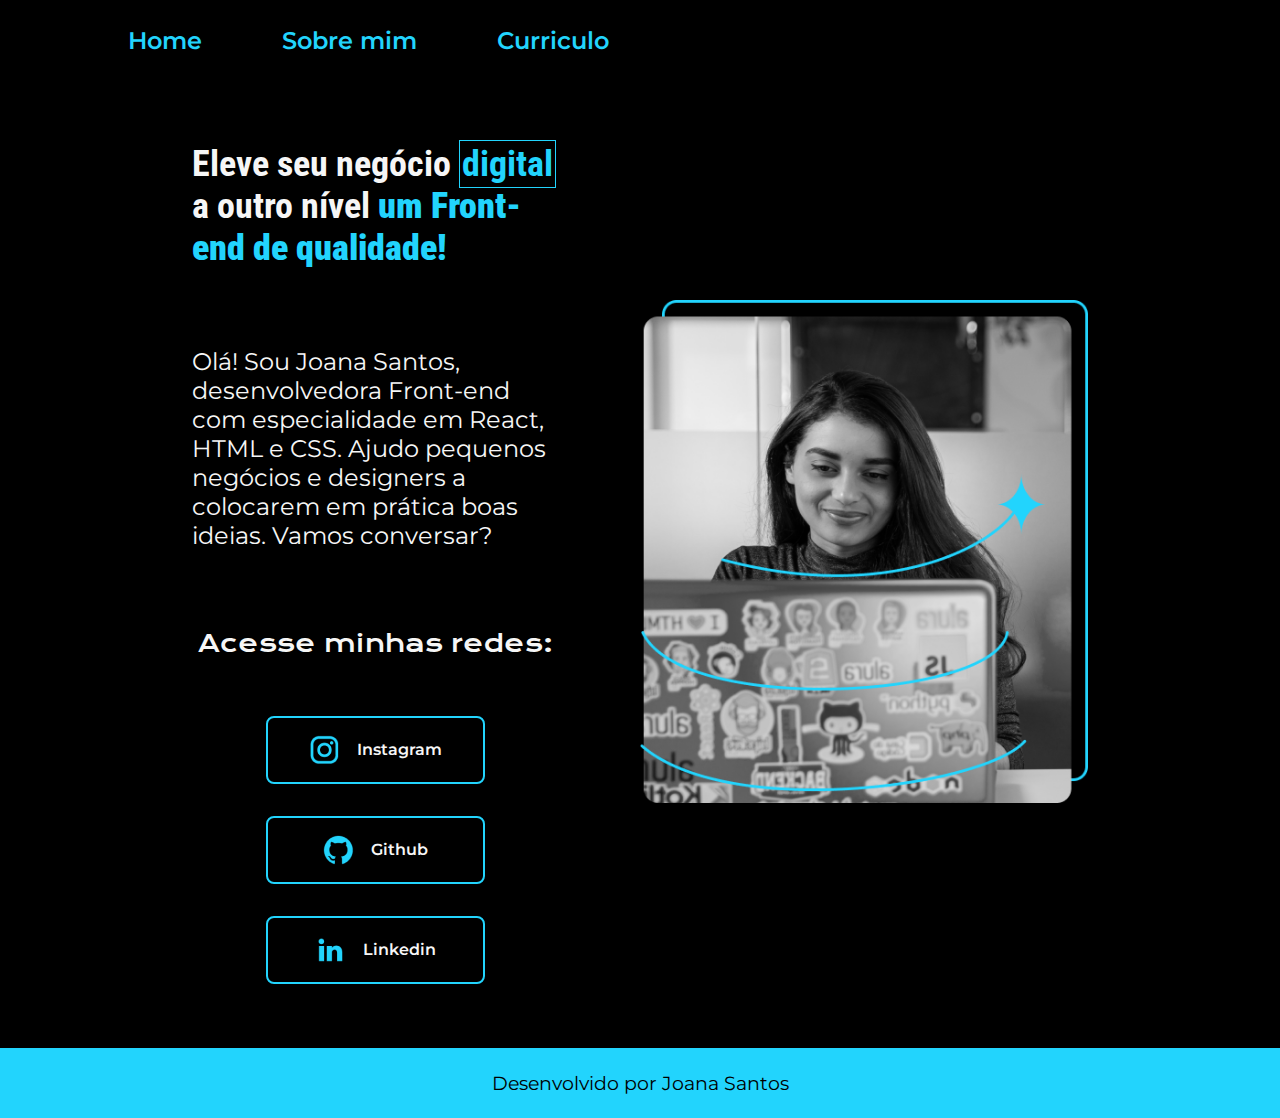
<file: index.html>
<!DOCTYPE html>
<html lang="pt-br">
<head>
    <meta charset="UTF-8">
    <meta http-equiv="X-UA-Compatible" content="IE=edge">
    <meta name="viewport" content="width=device-width, initial-scale=1.0">
    <link rel="stylesheet" href="./styles/styles.css">
    <title>Portifólio</title>
</head>
<body class="corpo-site">
    <header class="cabecalho">
        <nav class="cabecalho-menu">
            <a class="cabecalho-menu-link" href="./index.html">Home </a>
            <a class="cabecalho-menu-link" href="./about.html">Sobre mim </a>
            <a class="cabecalho-menu-link" href="./curriculum.html">Curriculo</a> 
        </nav>
    </header>
    <main class="apresentacao-main">
        <section class="apresentacao-conteudo">
            <h1 class="apresentacao-titullo">Eleve seu negócio <span>digital</span> a outro nível <strong class="destaque-titulo"> um Front-end de qualidade!</strong></h1>
            <!-- <h2>Isso é um subtítulo</h2> -->
            <p class="apresentacao-paragrafo">
                Olá! Sou Joana Santos, desenvolvedora Front-end com especialidade em React, HTML e CSS. Ajudo pequenos negócios e designers a colocarem em prática boas ideias. Vamos conversar?
            </p>
            <div class="apresentacao-links">
                <h2 class="apresentacao-links-subtitulo">
                    Acesse minhas redes:
                </h2>
                <a class = "apresentacao-links-navegacao" href = "https://www.instagram.com/">
                    <img src="assets/instagram.png">
                    Instagram
                </a>
                <a class = "apresentacao-links-navegacao" href = "https://www.github.com/rubauliant">
                    <img src="assets/github.png">
                    Github
                </a>
                <a class = "apresentacao-links-navegacao" href = "https://www.linkedin.com/in/rubens-f-alasmar">
                    <img src="assets/linkedin.png">
                    Linkedin
                </a>    
            </div>
        </section>
            <img class="apresentacao-imagem" src="./Imagem.png" alt="Foto da joana santos programando">    
    </main>
    <footer class="rodape">
        Desenvolvido por Joana Santos
    </footer>
</body>
</html>
</file>
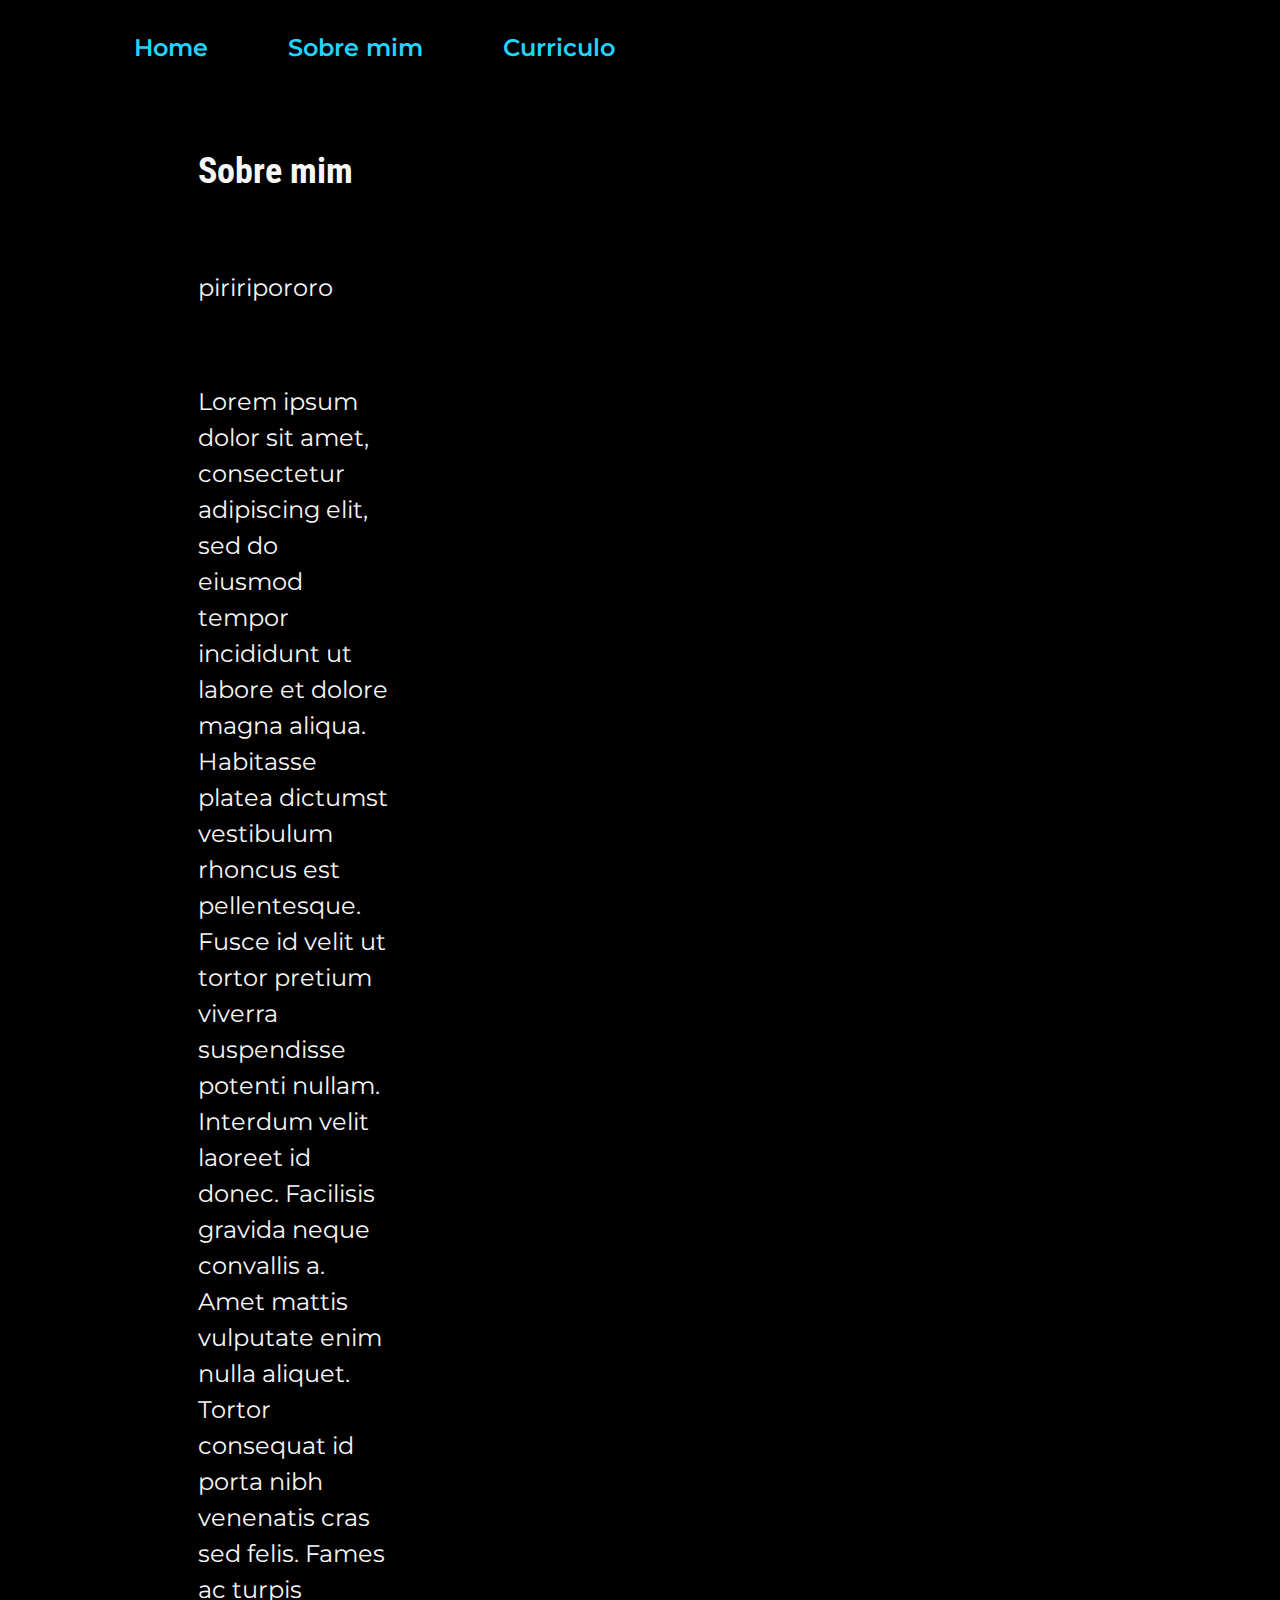
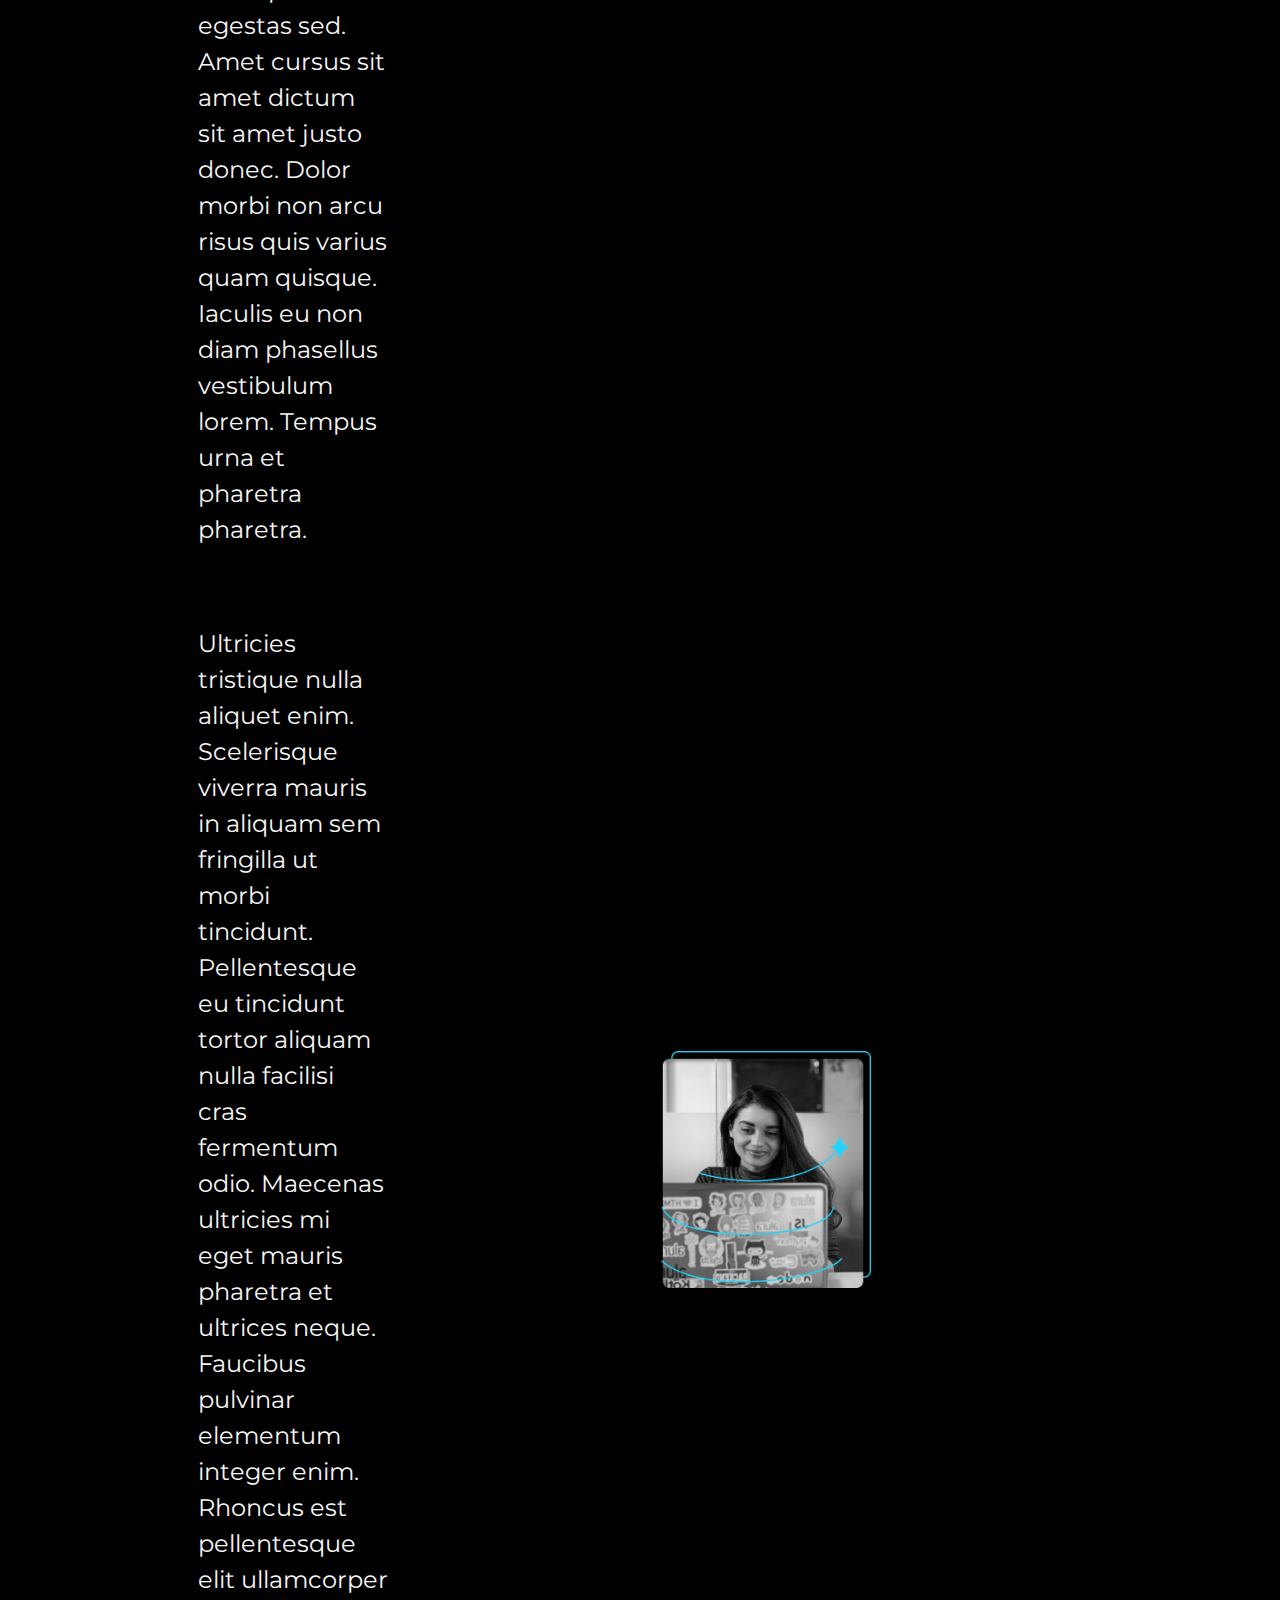
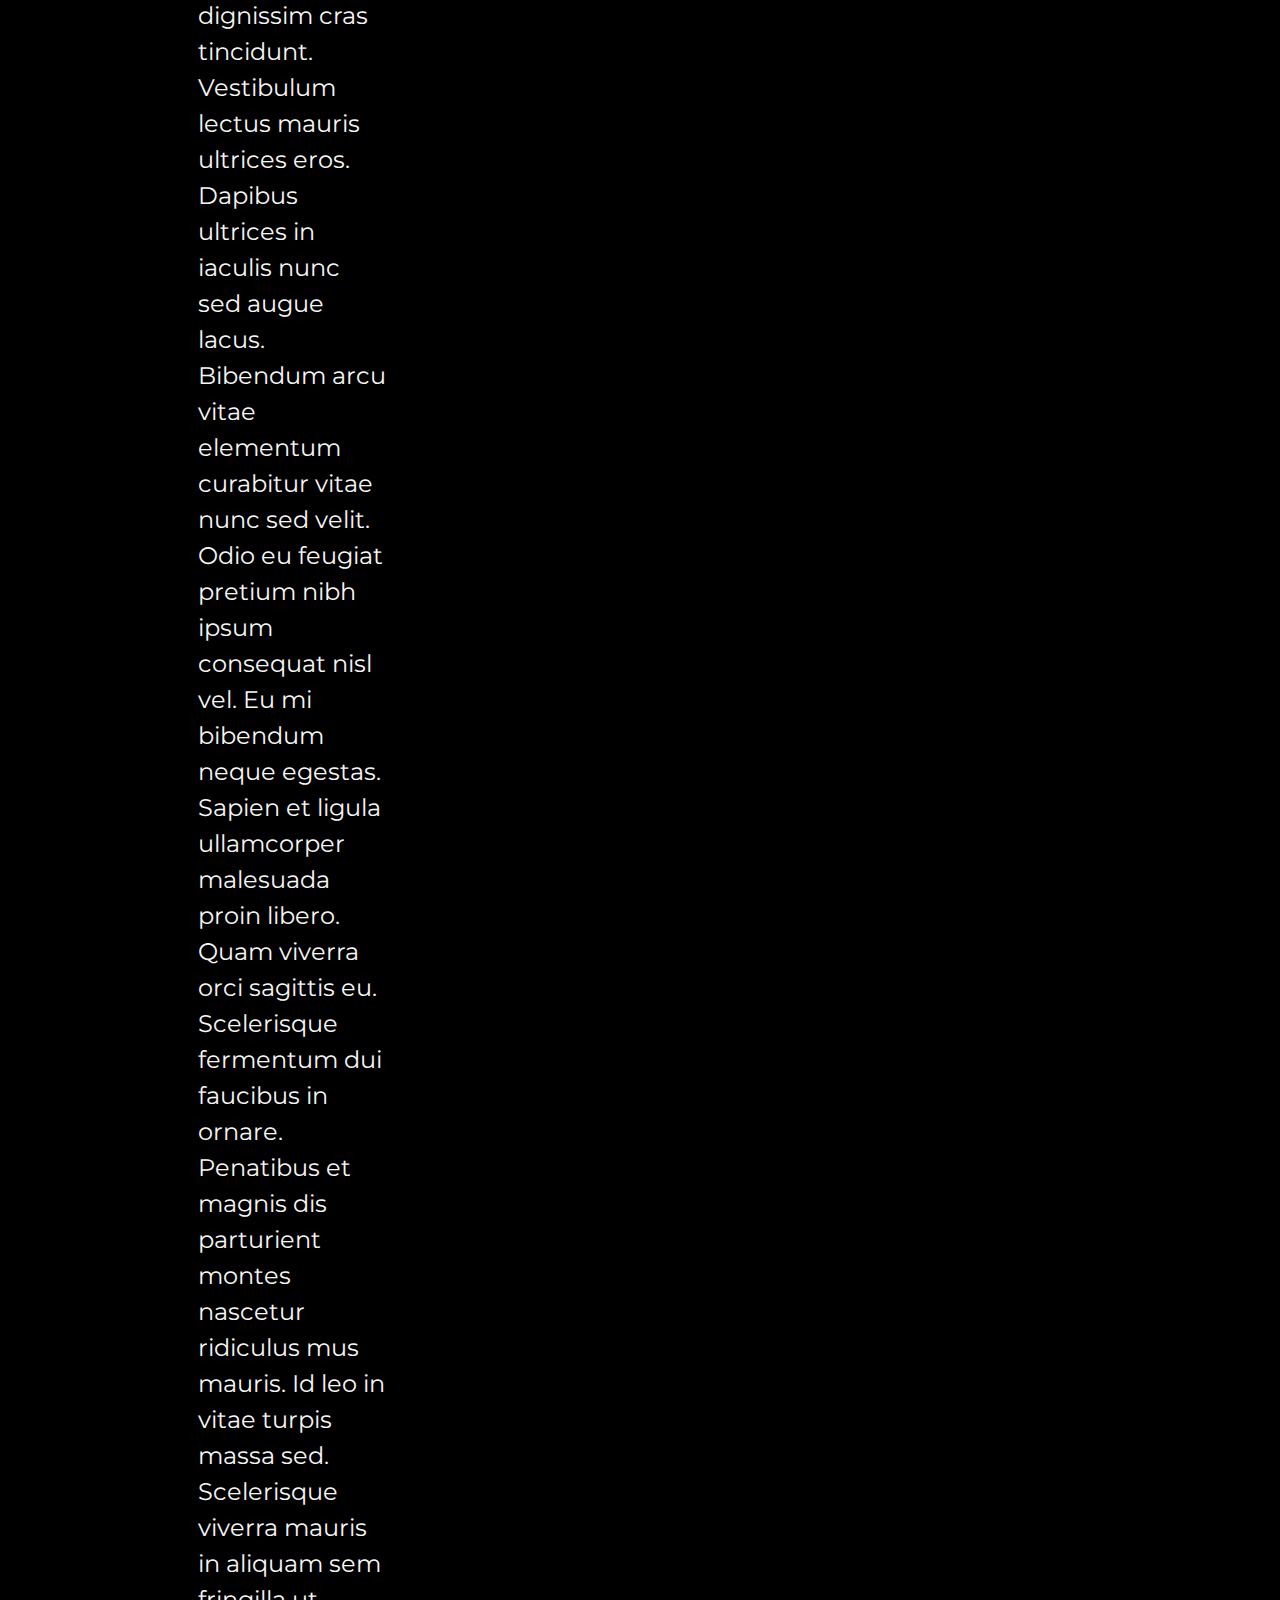
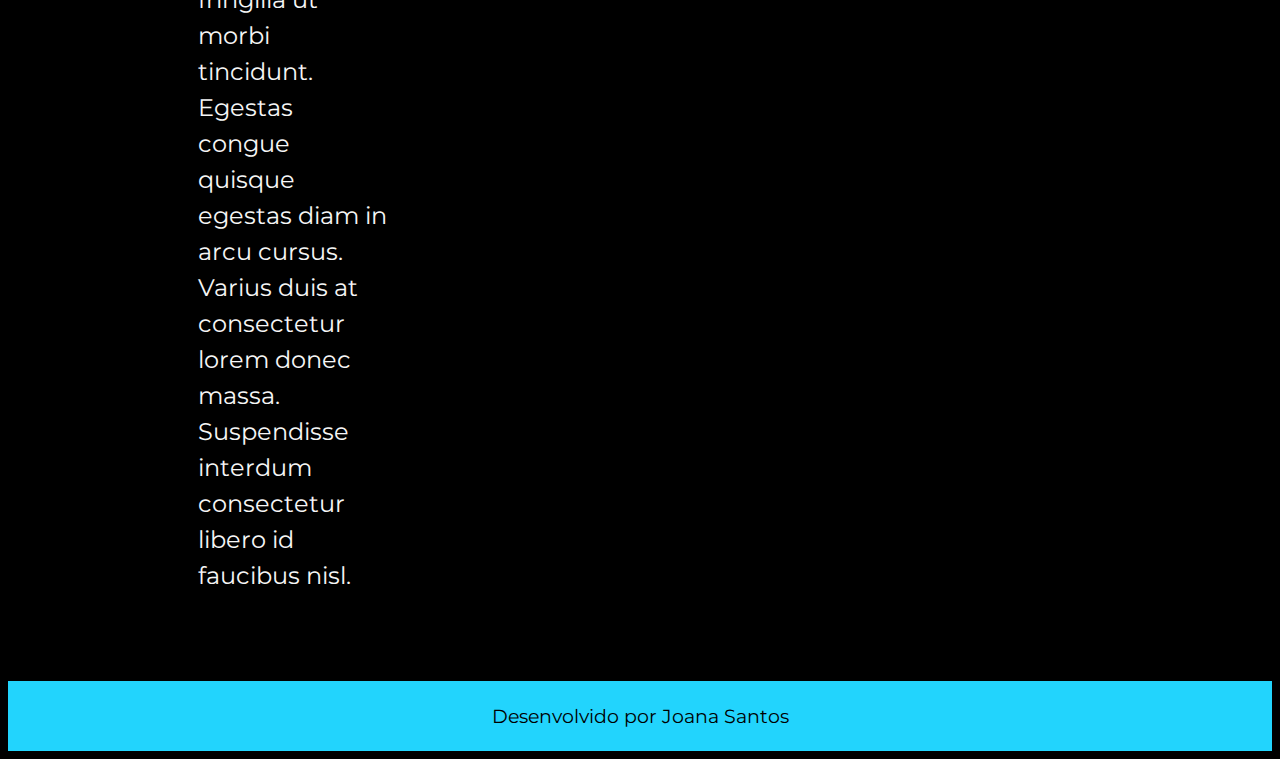
<file: about.html>
<!DOCTYPE html>
<html lang="pt-br">
<head>
    <meta charset="UTF-8">
    <meta http-equiv="X-UA-Compatible" content="IE=chrome">
    <meta name="viewport" content="width=device-width, initial-scale=1.0">
    <link rel="stylesheet" href="./styles/styles.css">
    <title>Sobre mim</title>
</head>
<body>
    <header class="cabecalho">
        <nav class="cabecalho-menu">
            <a class="cabecalho-menu-link" href="./index.html">Home </a>
            <a class="cabecalho-menu-link" href="./about.html">Sobre mim </a>
            <a class="cabecalho-menu-link" href="./curriculum.html">Curriculo</a> 
        </nav>
    </header>
    <main class="apresentacao-main">
        <section class="apresentacao-conteudo">
            <h1 class="apresentacao-titullo">Sobre mim</h1>
            <p class="apresentacao-conteudo-texto">piriripororo</p>
            <p class="apresentacao-conteudo-texto">Lorem ipsum dolor sit amet, consectetur adipiscing elit, sed do eiusmod tempor incididunt ut labore et dolore magna aliqua. Habitasse platea dictumst vestibulum rhoncus est pellentesque. Fusce id velit ut tortor pretium viverra suspendisse potenti nullam. Interdum velit laoreet id donec. Facilisis gravida neque convallis a. Amet mattis vulputate enim nulla aliquet. Tortor consequat id porta nibh venenatis cras sed felis. Fames ac turpis egestas sed. Amet cursus sit amet dictum sit amet justo donec. Dolor morbi non arcu risus quis varius quam quisque. Iaculis eu non diam phasellus vestibulum lorem. Tempus urna et pharetra pharetra.</p>
            <p class="apresentacao-conteudo-texto">Ultricies tristique nulla aliquet enim. Scelerisque viverra mauris in aliquam sem fringilla ut morbi tincidunt. Pellentesque eu tincidunt tortor aliquam nulla facilisi cras fermentum odio. Maecenas ultricies mi eget mauris pharetra et ultrices neque. Faucibus pulvinar elementum integer enim. Rhoncus est pellentesque elit ullamcorper dignissim cras tincidunt. Vestibulum lectus mauris ultrices eros. Dapibus ultrices in iaculis nunc sed augue lacus. Bibendum arcu vitae elementum curabitur vitae nunc sed velit. Odio eu feugiat pretium nibh ipsum consequat nisl vel. Eu mi bibendum neque egestas. Sapien et ligula ullamcorper malesuada proin libero. Quam viverra orci sagittis eu. Scelerisque fermentum dui faucibus in ornare. Penatibus et magnis dis parturient montes nascetur ridiculus mus mauris. Id leo in vitae turpis massa sed. Scelerisque viverra mauris in aliquam sem fringilla ut morbi tincidunt. Egestas congue quisque egestas diam in arcu cursus. Varius duis at consectetur lorem donec massa. Suspendisse interdum consectetur libero id faucibus nisl.</p>
        </section>
        <section>
            <img class="apresentacao-imagem" src="./Imagem.png" alt="Foto da joana santos programando">
        </section>    
    </main>
    <footer class="rodape">
        Desenvolvido por Joana Santos
    </footer>
</body>
</html>
</file>
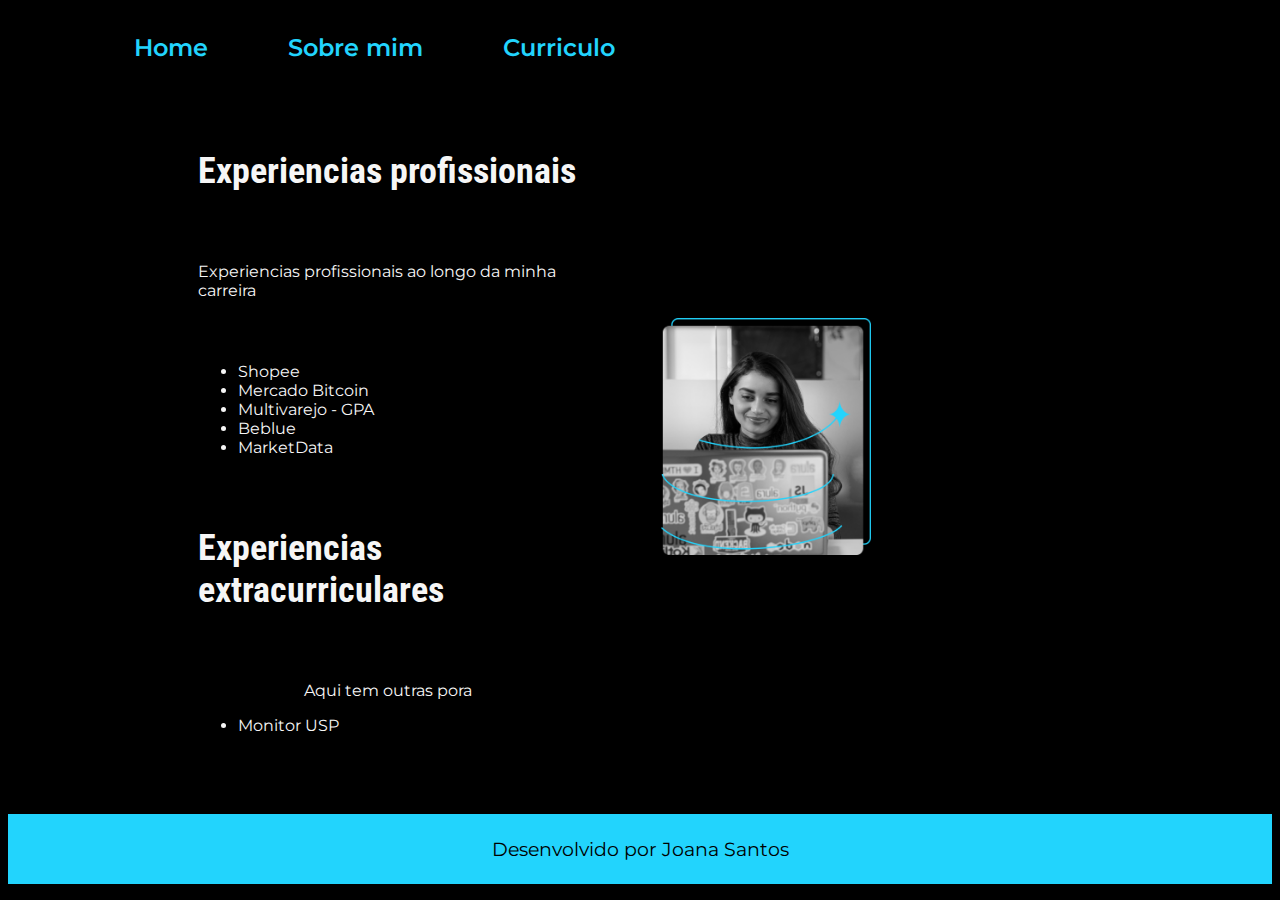
<file: curriculum.html>
<!DOCTYPE html>
<html lang="pt-br">
<head>
    <meta charset="UTF-8">
    <meta http-equiv="X-UA-Compatible" content="IE=chrome">
    <meta name="viewport" content="width=device-width, initial-scale=1.0">
    <link rel="stylesheet" href="./styles/styles.css">
    <title>Sobre mim</title>
</head>
<body>
    <header class="cabecalho">
        <nav class="cabecalho-menu">
            <a class="cabecalho-menu-link" href="./index.html">Home </a>
            <a class="cabecalho-menu-link" href="./about.html">Sobre mim </a>
            <a class="cabecalho-menu-link" href="./curriculum.html">Curriculo</a> 
        </nav>
    </header>
    <main class="apresentacao-main">
        <section class="apresentacao-conteudo">
            <h1 class="apresentacao-titullo">Experiencias profissionais</h1>
            <!-- <h2>Isso é um subtítulo</h2> -->
            <p class="apresentacao-links">
                Experiencias profissionais ao longo da minha carreira
            </p>
            <ul>
                <li>Shopee</li>
                <li>Mercado Bitcoin</li>
                <li>Multivarejo - GPA</li>
                <li>Beblue</li>
                <li>MarketData</li>
            </ul>
            <h1 class="apresentacao-titullo">Experiencias extracurriculares</h1>
            <div>
                <p class="apresentacao-links">Aqui tem outras pora</p>    
                <ul>
                    <li>Monitor USP</li>
                </ul>
            </div>
        </section>
        <section>
            <img class="apresentacao-imagem" src="./Imagem.png" alt="Foto da joana santos programando">
        </section>    
    </main>
    <footer class="rodape">
        Desenvolvido por Joana Santos
    </footer>
</body>
</html>
</file>
<file: styles/styles.css>
@import url('https://fonts.googleapis.com/css2?family=Montserrat:wght@400;600');
@import url('https://fonts.googleapis.com/css2?family=Krona+One:wght@400;600');
@import url('https://fonts.googleapis.com/css2?family=Roboto+Condensed&display=swap');
/*@import url('https://fonts.googleapis.com/css2?family=Roboto+Condensed&display=swap');*/

:root{
    --cor-primaria: #000000; /*#454545; */
    --cor-secundaria:#F6F6F6; /*#FF6000; */
    --cor-terciaria: #22D4FD; /*#FFA559; */
    --cor-hover:#272727; /*#FFE6C7; */
    --fonte-principal-titulo:'Roboto Condensed', sans-serif;
    --fonte-secundaria:'Montserrat', sans-serif
}

body{
    background-color: black;
    /* height: 100vh;  */
    /* width: 100%;  */
    color: var(--cor-secundaria);
    font-family : var(--fonte-secundaria);
    text-align: left
}

.apresentacao-imagem{
    width: 50%
}

.apresentacao-main{
    padding: 5% 15%;
    display: flex;
    gap: 82px;
    /* justify-content: space-between; */
    align-items: center;
}

.cabecalho{
    padding: 2% 0% 0% 10%;
}

.cabecalho-menu{
    display:flex;
    gap:80px
}

.cabecalho-menu-link{
    color: var(--cor-terciaria);
    font-family: var(--fonte-secundaria);
    font-size: 1.5rem;
    font-style: normal;
    font-weight: 600;
    line-height: normal;
    text-decoration: none   ;
}

.apresentacao-conteudo-texto{
    width: 50%;
    font-family: 'Montserrat';
    font-size: 1.5rem;
    font-style: normal;
    font-weight: 400;
    line-height: 36px; /* 150% */
}

.apresentacao-conteudo{
    width: 50%;
    font-family: var(--fonte-secundaria);
    display: flex;
    flex-direction: column;
    gap: 30px;
}

.destaque-titulo{
    color : var(--cor-terciaria)
}

span{
    color: var(--cor-terciaria);
    border: 1px solid var(--cor-terciaria);
    padding: 2px;
}

.apresentacao-paragrafo{
    font-size: 1.5rem;
}

.apresentacao-titullo{
    font-family: var(--fonte-principal-titulo);
    font-size: 2.25rem;
}

h1{
    font-weight: bold;
}

.apresentacao-links{
    display: flex; /* coloca os quadrados lado a lado */
    align-items: center;
    justify-content: center;
    flex-direction: column;
    gap: 32px; /* adiciona espaços iguais entre cada quadrado */
}

.apresentacao-links-navegacao{
    background-color: var(--cor-primaria);
    width: 50%;
    text-align: center;
    display: flex;
    padding: 16px;
    align-items: center;
    gap: 16px;
    font-weight: 600;
    font-family: var(--fonte-secundaria);
    text-decoration: none;
    color: var(--cor-secundaria);
    border-radius: 8px;
    border: 2px solid var(--cor-terciaria) ;
    display: flex;
    align-items: center;
    justify-content: center;
}

.apresentacao-links-subtitulo{
    color: var(--cor-secundaria);
    text-align: center;
    font-size: 1.5rem;
    font-family: 'Krona One', 'sans-serif';
    font-style: normal;
    font-weight: 400;
    line-height: 40px;
}

.apresentacao-links-navegacao:hover
{
    background-color: var(--cor-hover);
}

.rodape{
    padding: 23px;
    background-color: var(--cor-terciaria);
    color: var(--cor-primaria);
    font-size: 1.2rem;
    font-family: 'Montserrat', 'sans-serif';
    text-align: center;
}

.corpo-site{
   margin: 0%;
   width: auto;
   height: auto;     
}

@media(max-width: 1200px){
    .cabecalho{
        padding: 10%;
    }

    .cabecalho-menu{
        justify-content: center;
    }

    .apresentacao-main{
        padding: 5% 5%;
        display: flex;
        flex-direction: column-reverse;
        align-items: center;    
    }

    .apresentacao-conteudo{
        width: auto;
    }
    
}
</file>
